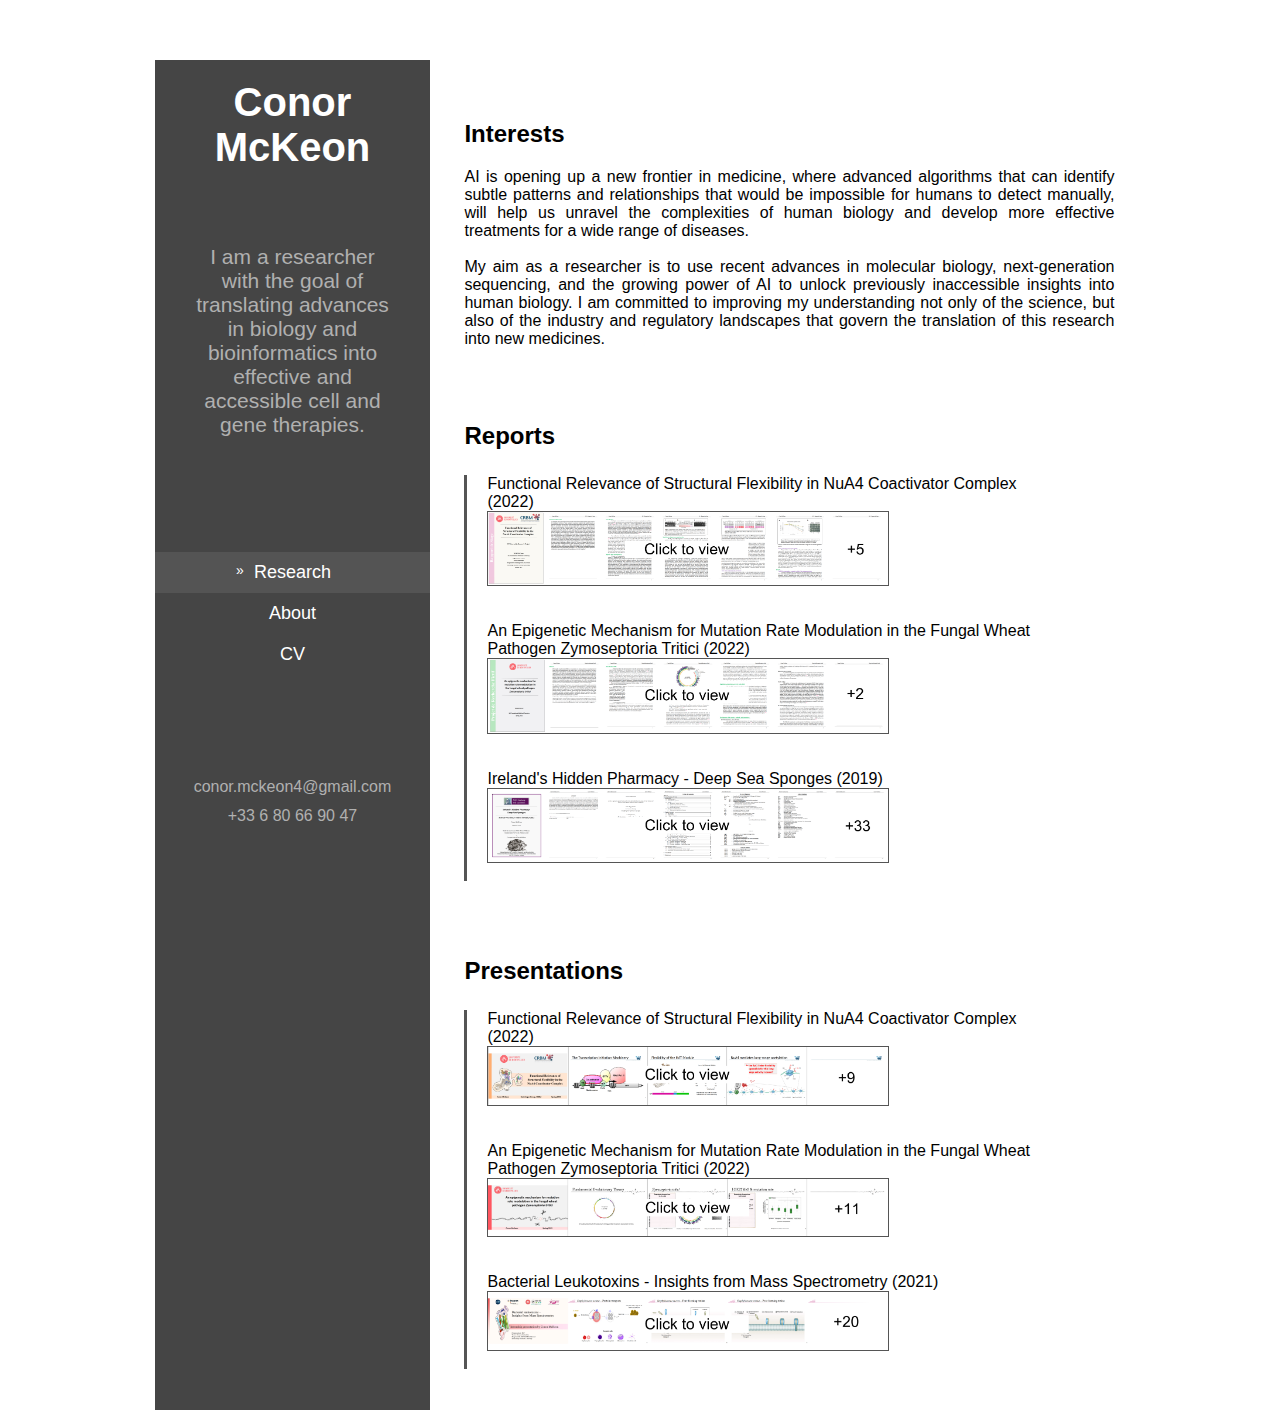
<file: index.html>
<!DOCTYPE html>

<html>
  
  <head>
    <title>CM Research</title>
    <link rel="stylesheet" type="text/css" href="style.css">
    <script data-goatcounter="https://analyticals.goatcounter.com/count"
        async src="//gc.zgo.at/count.js"></script>

        <link rel="apple-touch-icon" sizes="180x180" href="/apple-touch-icon.png">
<link rel="icon" type="image/png" sizes="32x32" href="/favicon-32x32.png">
<link rel="icon" type="image/png" sizes="16x16" href="/favicon-16x16.png">
<link rel="manifest" href="/site.webmanifest">

  </head>
  


  <body class="Research">
    



<div class="container">
      
      <div class="sidebar">
        <h1>Conor McKeon</h1>
        <p>I am a researcher with the goal of translating advances in biology and bioinformatics into effective and accessible cell and gene therapies.</p>
        <div class="navbar">
          <a class="active" href="index.html">Research</a>
          <a href="About.html">About</a>
          <a href="CV.html">CV</a>        
          <h3> <span class=hide> © </span>                  
          conor.mckeon4@gmail.com 
             <br>
            +33 6 80 66 90 47 
        </h3>
        </div>


      </div>
      
      <div class="content">
        
        <h2>Interests</h2>
        
        <div class="Pro-overview">
          <p> 
          AI is opening up a new frontier in medicine, where advanced algorithms that can identify subtle patterns and relationships that would be impossible for humans to detect manually, will help us unravel the complexities of human biology and develop more effective treatments for a wide range of diseases.<br><br>
          My aim as a researcher is to use recent advances in molecular biology, next-generation sequencing, and the growing power of AI to unlock previously inaccessible insights into human biology. I am committed to improving my understanding not only of the science, but also of the industry and regulatory landscapes that govern the translation of this research into new medicines.
          <br><br><br><br>

          <p>  
        </div>


       <h2>Reports</h2>
        
        <div class="Pro-Reports">
          <p> Functional Relevance of Structural Flexibility in NuA4 Coactivator Complex (2022) 
            <br>
            <img id="repnua4"  src="pro-thumbs/rep-thumb-nua4.png" alt="rep-nua4">
            <br>
            <br>
            An Epigenetic Mechanism for Mutation Rate Modulation in the Fungal Wheat Pathogen Zymoseptoria Tritici (2022)
            <br>
            <img id="repzymo" src="pro-thumbs/rep-thumb-zymo.png" alt="rep-zymo">
            <br><br>
            Ireland's Hidden Pharmacy - Deep Sea Sponges (2019)
            <br>
            <img id="repsponge" src="pro-thumbs/rep-thumb-sponge.png" alt="rep-sponge">
            <br>
            
            
          </p>
        </div>


        <h2> <br>
            <br> Presentations</h2>
        
        <div class="Pro-Presentations">
        
          <p> 
            Functional Relevance of Structural Flexibility in NuA4 Coactivator Complex (2022)
            <br>
            <img id="presnua4" src="pro-thumbs/pres-thumb-nua4.png" alt="pres-nua4">
            <br>
            <br>
            An Epigenetic Mechanism for Mutation Rate Modulation in the Fungal Wheat Pathogen Zymoseptoria Tritici (2022)
            <br>
            <img id="preszymo" src="pro-thumbs/pres-thumb-zymo.png" alt="pres-zymo">
            <br>
            <br>
            Bacterial Leukotoxins - Insights from Mass Spectrometry (2021)
            <img id="presleuko" src="pro-thumbs/pres-thumb-leuko.png" alt="pres-leuko">
            <br>
            
           
          </p>
        </div>

          
        </div>
        </div> 
</div>





   
     <script src="script.js"></script>

  </body>
</html>
</file>
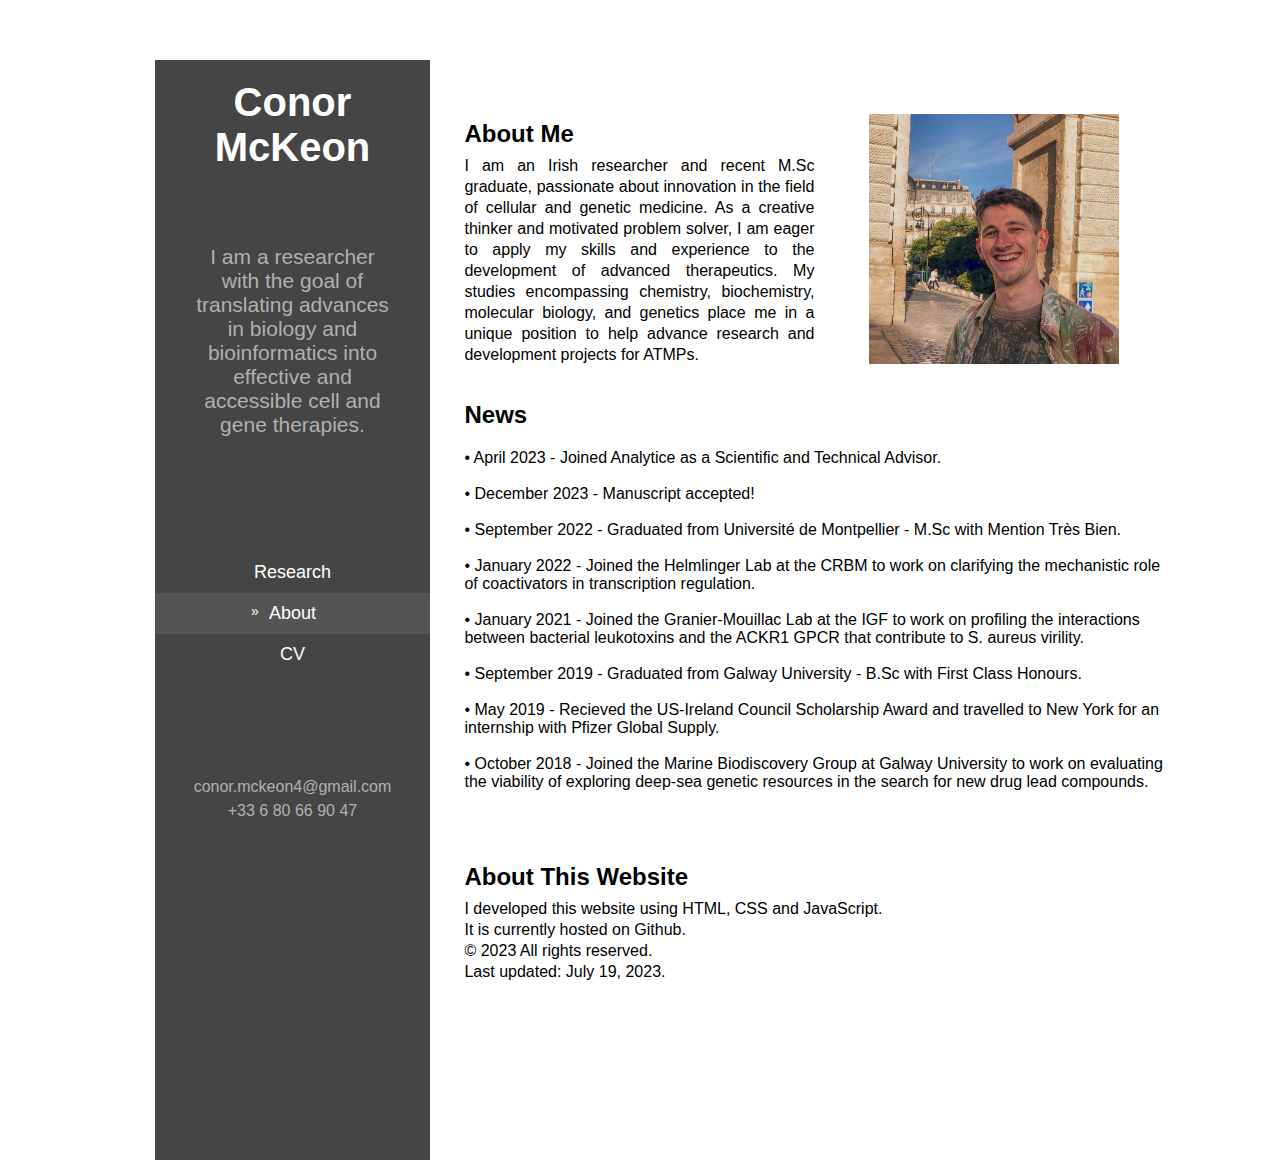
<file: About.html>
<!DOCTYPE html>

<html>
  
  <head>
    <title>CM About</title>
    <link rel="stylesheet" type="text/css" href="style.css">
    <script data-goatcounter="https://analyticals.goatcounter.com/count"
        async src="//gc.zgo.at/count.js"></script>

        <link rel="apple-touch-icon" sizes="180x180" href="/apple-touch-icon.png">
<link rel="icon" type="image/png" sizes="32x32" href="/favicon-32x32.png">
<link rel="icon" type="image/png" sizes="16x16" href="/favicon-16x16.png">
<link rel="manifest" href="/site.webmanifest">

  </head>
  


  <body class="homepage">
    



<div class="container">
      
      <div class="sidebar">
        <h1>Conor McKeon</h1>
        <p>I am a researcher with the goal of translating advances in biology and bioinformatics into effective and accessible cell and gene therapies.</p>
        <div class="navbar">
          <a href="index.html">Research</a>
          <a class="active" href="About.html">About</a>
          <a href="CV.html">CV</a>
          <h3> 
            conor.mckeon4@gmail.com 
             <br>
            +33 6 80 66 90 47 
            
          </h3>
        </div>
      </div>
      
      <div class="content">
        <div class="main-content">
          <h2 class="titleabout">About Me</h2>
          <p>I am an Irish researcher and recent M.Sc graduate, passionate about innovation in the field of cellular and genetic medicine. As a creative thinker and motivated problem solver, I am eager to apply my skills and experience to the development of advanced therapeutics. My studies encompassing chemistry, biochemistry, molecular biology, and genetics place me in a unique position to help advance research and development projects for ATMPs.</p>
        </div>
        
        <div class="photo">
          <img src="Photo.png" alt="My Photo">
        </div>




        <div class="news">
          <h2>News</h2>
          <p> 
            • April 2023 - Joined Analytice as a Scientific and Technical Advisor.
            <br>
            <br>
            • December 2023 - Manuscript accepted!
            <br>
            <br>
            • September 2022 - Graduated from Université de Montpellier - M.Sc with Mention Très Bien.
            <br>
            <br>
            • January 2022 - Joined the Helmlinger Lab at the CRBM to work on clarifying the mechanistic role of coactivators in transcription regulation.  
            <br>
            <br>
            • January 2021 - Joined the Granier-Mouillac Lab at the IGF to work on profiling the interactions between bacterial leukotoxins and the ACKR1 GPCR that contribute to S. aureus virility.
            <br>
            <br>
            • September 2019 - Graduated from Galway University - B.Sc with First Class Honours.
            <br>
            <br>
            • May 2019 - Recieved the US-Ireland Council Scholarship Award and travelled to New York for an internship with Pfizer Global Supply.
            <br>
            <br>
            • October 2018 - Joined the Marine Biodiscovery Group at Galway University to work on evaluating the viability of exploring deep-sea genetic resources in the search for new drug lead compounds.
          </p><br>
            <br>
        </div>

                <div class="thissite">
          <h2 class="titleabout">About This Website</h2>
          <p> 
              I developed this website using HTML, CSS and JavaScript.<br> 
              It is currently hosted on Github.<br>
              © 2023 All rights reserved. <br>
              Last updated: July 19, 2023.

          </p>
        </div>

        </div> 
</div>





   

   

    

  

  </body>
</html>
</file>
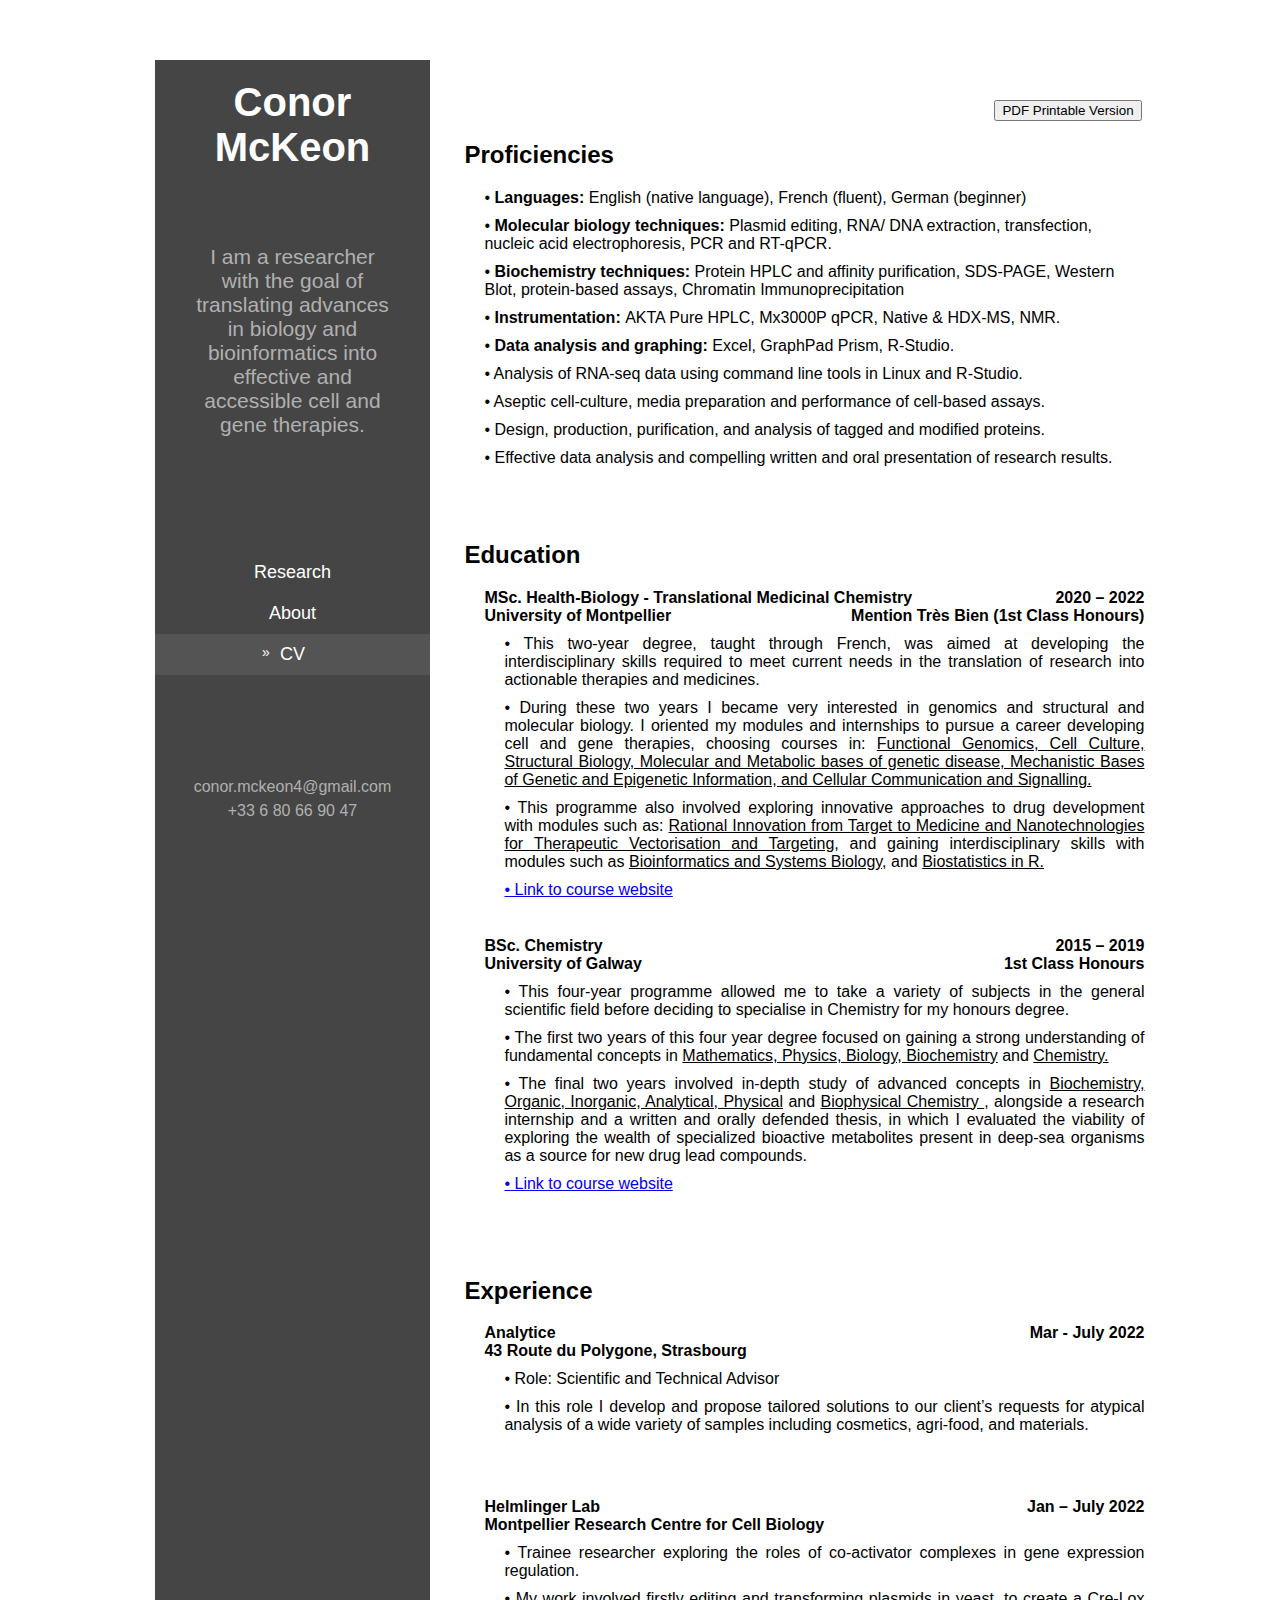
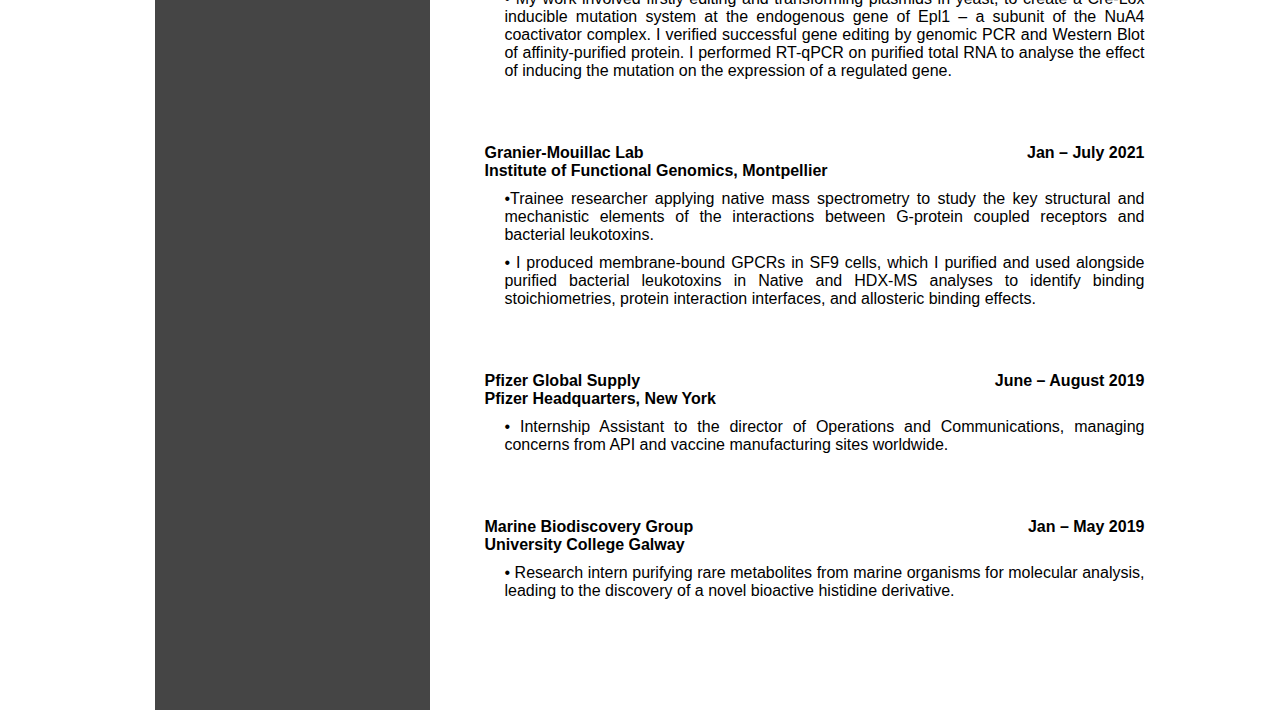
<file: CV.html>
<!DOCTYPE html>

<html>
  
  <head>
    <title>CM CV</title>
    <link rel="stylesheet" type="text/css" href="style.css">
        <script data-goatcounter="https://analyticals.goatcounter.com/count"
        async src="//gc.zgo.at/count.js"></script>
        <link rel="apple-touch-icon" sizes="180x180" href="/apple-touch-icon.png">
<link rel="icon" type="image/png" sizes="32x32" href="/favicon-32x32.png">
<link rel="icon" type="image/png" sizes="16x16" href="/favicon-16x16.png">
<link rel="manifest" href="/site.webmanifest">
  </head>
  


<body class="CV">


   
<div class="container">
      
      <div class="sidebar">
        <h1>Conor McKeon</h1>
        <p>I am a researcher with the goal of translating advances in biology and bioinformatics into effective and accessible cell and gene therapies.</p>
        <div class="navbar">
          <a href="index.html">Research</a>
          <a href="About.html">About</a>
          <a class="active" href="CV.html">CV</a>
          <h3> 
            conor.mckeon4@gmail.com 
             <br>
            +33 6 80 66 90 47 
          </h3>
        </div>
      </div>
      
      <div class="content">

        <button  class="PDFCV" onclick="window.open('Conor McKeon CV.pdf')" target="_blank" >PDF Printable Version</button>

        
        <h2>Proficiencies</h2>
        
        <div class="CV-proficiencies">
        <p>
             <p class="height">• <strong>Languages: </strong> English (native language),  French (fluent),  German (beginner) 
            <br>
            
            <p class="height">• <strong>Molecular biology techniques: </strong> Plasmid editing, RNA/ DNA extraction, transfection, nucleic acid electrophoresis, PCR and RT-qPCR.  
            <br>
            
            <p class="height">• <strong>Biochemistry techniques: </strong> Protein HPLC and affinity purification, SDS-PAGE, Western Blot, protein-based assays, Chromatin Immunoprecipitation  
            <br>

            <p class="height">• <strong>Instrumentation: </strong> AKTA Pure HPLC, Mx3000P qPCR, Native & HDX-MS, NMR.
            <br>

            <p class="height">• <strong>Data analysis and graphing: </strong> Excel, GraphPad Prism, R-Studio.
            <br>

            <p class="height">• Analysis of RNA-seq data using command line tools in Linux and R-Studio.
            <br>

            <p class="height">• Aseptic cell-culture, media preparation and performance of cell-based assays.
            <br>

            <p class="height">• Design, production, purification, and analysis of tagged and modified proteins.
            <br>

            <p class="height">• Effective data analysis and compelling written and oral presentation of research results.
            <br>
            <br> 
            <br> 
            <br> 
          </p>
        </div>
        

        <h2>Education</h2>

        <div class="CV-education">
          
          <p class="bold"> 
            <strong>MSc. Health-Biology - Translational Medicinal Chemistry                    <span class="dates">2020 – 2022</span><br>
            University of Montpellier                                  <span class="dates">Mention Très Bien (1st Class Honours)</span></strong><br>
            </p>
            <p class="bullet">
            • This two-year degree, taught through French, was aimed at developing the interdisciplinary skills required to meet current needs in the translation of research into actionable therapies and medicines. <br>
            </p>
            <p class="bullet">
            • During these two years I became very interested in genomics and structural and molecular biology. I oriented my modules and internships to pursue a career developing cell and gene therapies, choosing courses in: <u>Functional Genomics, Cell Culture, Structural Biology, Molecular and Metabolic bases of genetic disease, Mechanistic Bases of Genetic and Epigenetic Information, <u>and</u> Cellular Communication and Signalling.</u><br>
            </p>
            <p class="bullet">
            • This programme also involved exploring innovative approaches to drug development with modules such as: <u>Rational Innovation from Target to Medicine and Nanotechnologies for Therapeutic Vectorisation and Targeting,</u> and gaining interdisciplinary skills with modules such as <u>Bioinformatics and Systems Biology,</u> and <u>Biostatistics in R.</u><br>
            </p>
            <p class="bullet">
            <a href="https://masterbs.edu.umontpellier.fr/les-parcours/chimie-medicinale-translationnelle/">• Link to course website</a><br></p>
            <br>
            <p class="bold">
            <strong>BSc. Chemistry                <span class="dates">2015 – 2019</span><br>
            University of Galway         <span class="dates"> 1st Class Honours</span></strong><br>
            </p>
            <p class="bullet">
            • This four-year programme allowed me to take a variety of subjects in the general scientific field before deciding to specialise in Chemistry for my honours degree.
            </p>
            <p class="bullet">
            • The first two years of this four year degree focused on gaining a strong understanding of fundamental concepts in <u> Mathematics, Physics, Biology, Biochemistry</u> and <u>Chemistry.</u>
            </p>
            <p class="bullet">
            • The final two years involved in-depth study of advanced concepts in <u>Biochemistry, Organic, Inorganic, Analytical, Physical</u> and <u>Biophysical Chemistry </u>, alongside a research internship and a written and orally defended thesis, in which I evaluated the viability of exploring the wealth of specialized bioactive metabolites present in deep-sea organisms as a source for new drug lead compounds.
            
            </p>
            <p class="bullet">
            <a href="https://www.universityofgalway.ie/science-engineering/schoolofbiologicalandchemicalsciences/ugpathways/chemistry/undergraduate-courses/bscinchemistry/">• Link to course website</a><br>
            </p>
            <br>
            <br>
            <br>
          </p>
        </div>

        <h2>Experience</h2>
        
        <div class="CV-Experience">

          <p class="bold"> 
              <strong>Analytice           <span class="dates"> Mar - July 2022</span><br>
              43 Route du Polygone, Strasbourg </strong>
            </p>

            <p class="bullet">
              • Role: Scientific and Technical Advisor
            </p>

            <p class="bullet">
              • In this role I develop and propose tailored solutions to our client’s requests for atypical analysis of a wide variety of samples including cosmetics, agri-food, and materials.  
            <br><br><br><br>
            </p>

                  <p class="bold"> 
                    <strong>Helmlinger Lab           <span class="dates">Jan – July 2022</span><br>
                    Montpellier Research Centre for Cell Biology </strong>
                  </p>

                  <p class="bullet">
                    • Trainee researcher exploring the roles of co-activator complexes in gene expression regulation.
                  </p>

                  <p class="bullet">
                  • My work involved firstly editing and transforming plasmids in yeast, to create a Cre-Lox inducible mutation system at the endogenous gene of Epl1 – a subunit of the NuA4 coactivator complex. I verified successful gene editing by genomic PCR and Western Blot of affinity-purified protein. I performed RT-qPCR on purified total RNA to analyse the effect of inducing the mutation on the expression of a regulated gene.
                  <br><br><br><br>
                  </p>

                        <p class="bold">
                        <strong>Granier-Mouillac Lab                                           <span class="dates">Jan – July 2021</span><br>
                        Institute of Functional Genomics, Montpellier </strong>
                        </p>

                        <p class="bullet">
                        •Trainee researcher applying native mass spectrometry to study the key structural and mechanistic elements of the interactions between G-protein coupled receptors and bacterial leukotoxins. <br>
                        </p>

                        <p class="bullet">
                        • I produced membrane-bound GPCRs in SF9 cells, which I purified and used alongside purified bacterial leukotoxins in Native and HDX-MS analyses to identify binding stoichiometries, protein interaction interfaces, and allosteric binding effects.
                        <br><br><br><br>
                        </p>


                              <p class="bold">
                              <strong>Pfizer Global Supply                                   <span class="dates">June – August 2019</span><br>
                              Pfizer Headquarters, New York   </strong><br> 
                              </p>

                              <p class="bullet">                                                                                      
                              • Internship Assistant to the director of Operations and Communications, managing concerns from API and vaccine manufacturing sites worldwide.
                              <br><br><br><br>
                              </p>

                                    <p class="bold">
                                    <strong>Marine Biodiscovery Group                                  <span class="dates">Jan – May 2019</span> <br>
                                    University College Galway </strong>
                                    </p>

                                    <p class="bullet">
                                    • Research intern purifying rare metabolites from marine organisms for molecular analysis, leading to the discovery of a novel bioactive histidine derivative.
                                    </p>

          
        </div>
        </div> 
</div>





   
  

  </body>
</html>
</file>
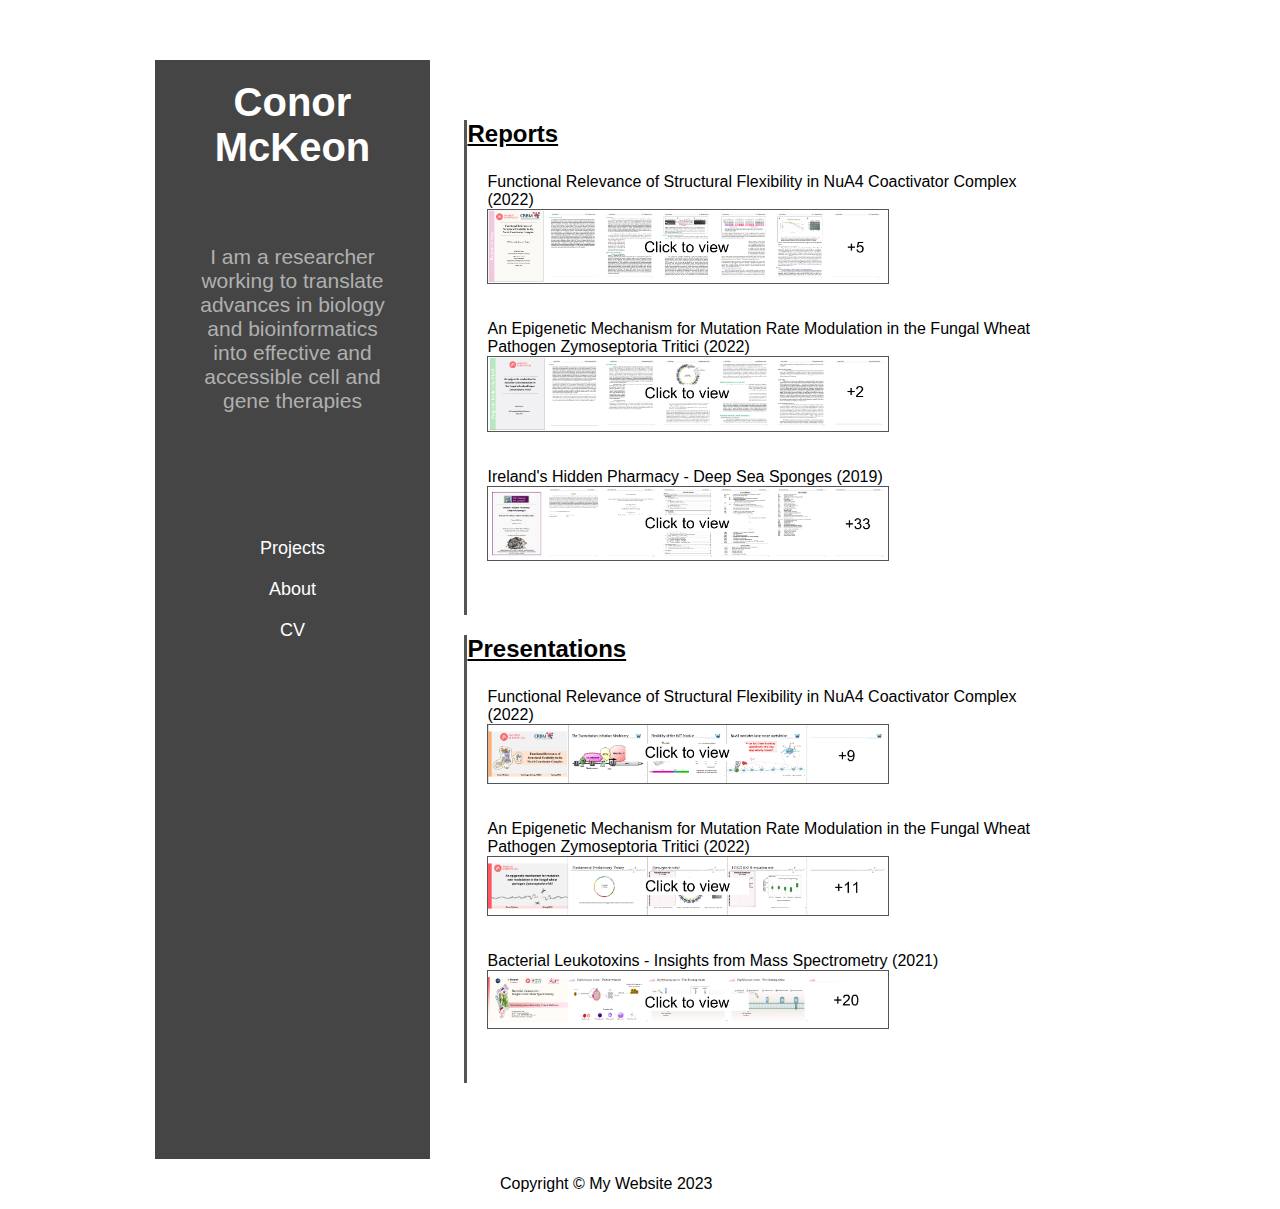
<file: Projects.html>
<!DOCTYPE html>

<html>
  
  <head>
    <title>CM Projects</title>
    <link rel="stylesheet" type="text/css" href="style.css">

  </head>
  


  <body>
    



<div class="container">
      
      <div class="sidebar">
        <h1>Conor McKeon</h1>
        <p>I am a researcher working to translate advances in biology and bioinformatics into effective and accessible cell and gene therapies</p>
        <div class="navbar">
          <a href="Projects.html">Projects</a>
          <a href="index.html">About</a>
          <a href="CV.html">CV</a>
        </div>
      </div>
      
      <div class="content">
        
        <div class="Pro-Reports">
          <h2><u>Reports</u></h2>
          <p> Functional Relevance of Structural Flexibility in NuA4 Coactivator Complex (2022) 
            <br>
            <img id="repnua4"  src="pro-thumbs/rep-thumb-nua4.png" alt="rep-nua4">
            <br>
            <br>
            An Epigenetic Mechanism for Mutation Rate Modulation in the Fungal Wheat Pathogen Zymoseptoria Tritici (2022)
            <br>
            <img id="repzymo" src="pro-thumbs/rep-thumb-zymo.png" alt="rep-zymo">
            <br><br>
            Ireland's Hidden Pharmacy - Deep Sea Sponges (2019)
            <br>
            <img id="repsponge" src="pro-thumbs/rep-thumb-sponge.png" alt="rep-sponge">
            <br>
            <br>
            <br>
          </p>
        </div>

        <div class="Pro-Presentations">
          <h2><u>Presentations</u></h2>
          <p> 
            Functional Relevance of Structural Flexibility in NuA4 Coactivator Complex (2022)
            <br>
            <img id="presnua4" src="pro-thumbs/pres-thumb-nua4.png" alt="pres-nua4">
            <br>
            <br>
            An Epigenetic Mechanism for Mutation Rate Modulation in the Fungal Wheat Pathogen Zymoseptoria Tritici (2022)
            <br>
            <img id="preszymo" src="pro-thumbs/pres-thumb-zymo.png" alt="pres-zymo">
            <br>
            <br>
            Bacterial Leukotoxins - Insights from Mass Spectrometry (2021)
            <img id="presleuko" src="pro-thumbs/pres-thumb-leuko.png" alt="pres-leuko">
            <br>
            <br>
            <br>
          </p>
        </div>

          
        </div>
        </div> 
</div>





   

    <footer>
      <p>Copyright © My Website 2023</p>
    </footer>
  
     <script src="script.js"></script>
     <script src="script2.js"></script>

  </body>
</html>
</file>
<file: style.css>
body {
  margin: 0;
  padding: 0;
  font-family: "Helvetica Neue", Helvetica, Arial, sans-serif;
}




.container {
  display: inline-block;
  padding-left: 30px;
  padding-top: 60px;
  vertical-align: top;
}

.content {
  width: 700px;
    margin-top: 40px;
  padding-left: 30px;
  display: inline-block;
  vertical-align: top;
}

.photo img {vertical-align: bottom;}

.PDFCV {margin-left: 530px;}

.homepage .sidebar { height: 1100px;}
.CV .sidebar { height: 2250px; }
.Research .sidebar { height: 1350px; }

          .sidebar {
            background-color: #454545;
            color: #fff;
            width: 275px;
            height: 100%;
            display: inline-block;
            flex-direction: column;
            justify-content: center;
            align-items: center;
            position: static;
            margin-left: 125px;
            margin-top: 00px;
          }

          .sidebar h1 {
            margin: 0;
            font-size: 40px;
            text-align: center;
            padding: 20px;
          }

          .sidebar p {
            margin: 0;
            color: #b0b0b0;
            font-size: 21px;
            text-align: center;
            margin-top: 20px;
            padding: 35px;
          }


              .navbar {
                margin-top: 80px; /* Adjust this value as needed */
                display: flex;
                flex-direction: column;
                position: relative;
              }

              .navbar a {
                font-size: 18px;
                color: #fff;
                text-decoration: none;
                padding: 10px;
                text-align: center;
                position: relative;
              }

              .navbar a:hover {
                background-color: #fff;
                color: #000;
              }

              .navbar a.active::before {
                content: "»";
                color: #fff;
                font-size: 14px;
                margin-right: 10px;
                position: absolute;            
                display: inline-block;
                vertical-align: middle;
                transform: translateX(-230%);
              }

                .hide {
                  font-size: 0px;
                }

              .sidebar h3 { 
                font-size: 16px;    
                color: #b0b0b0;  
                margin-top: 100px;  
                text-align: center;
                font-weight: normal;

                line-height: 24px;
              }



              .active {
                background-color: #545454;
                color: #000}
                       





.main-content {
  display: inline-block;
  margin-left: 0px;
  padding: 0px;
}


.main-content p {
  text-align: justify;
  margin-top: 0px;
  width: 350px;
  line-height: 21px;
}

.titleabout {margin-bottom: 7px}

.thissite p {
  text-align: justify;
  margin-top: 0px;
  width: 450px;
  line-height: 21px;
}

.photo img {
  width: 250px;
  display: inline-block;
}

.contactme p {line-height: 23px}

.photo {
  padding-left: 50px;
  display: inline-block;
}

.news {
  display: block;
  padding-left: 0px;
  width: 700px;
}



      .CV-education{
        width: 800px;
        text-align: justify;
        margin-left: 20px;
      }

      .CV-proficiencies{
        width: 800px;
        text-align: left;
        margin-left: 20px;
      }
          .height{
            margin: 10px;
            margin-left: 0px;
          }

      .CV-Experience{
        width: 800px;
          text-align: justify;
        margin-left: 20px;
      }

      .dates {
        float: right;
      }

      .bold {margin-top: 10px; margin-bottom: 10px}
      .bullet {margin-top: 10px; margin-bottom: 10px; margin-left: 20px}



.Pro-Reports img,
.Pro-Presentations img {
  width: 400px;
  height: auto;
  display: block;
  transition: filter 0.3s ease;
  border: 1px solid #555; 
}

.Pro-Reports img:hover,
.Pro-Presentations img:hover {
  filter: brightness(0.8); 
  cursor: pointer;
}


.Pro-overview p { 
  width: 650px;
  text-align: justify;}

.Pro-Reports p,
.Pro-Presentations p{
  width: 550px;
  margin-left: 20px;
  margin-top: 25px;
  }

.Pro-Reports ,
.Pro-Presentations {
    border-left: solid 3px;
  border-color: #555;
  }

footer {
  padding-left: 500px;
  padding-top: 00px;

}






/*//////////////////////////////////////////////////////////////////////*/

                              @media screen and (max-width: 1201px) {
                                .sidebar {
                                  width: 100%;
                                  height: 500px;
                                  position: relative;
                                }


                                .sidebar ul {
                                  flex-direction: row;
                                  justify-content: space-between;
                                }

                                .sidebar li {
                                  margin: 0;
                                }



                              .sidebar {
                                          background-color: #454545;
                                            width: 100%;
                                            height: 250px;
                                            position: relative;
                                          color: #fff;
                                            flex-direction: column;
                                          justify-content: center;
                                          align-items: center;
                                          position: static;
                                          margin-left: 0px;
                                          margin-top: 0px;
                                        }

                                        .sidebar h1 {
                                          margin: 0;
                                          font-size: 40px;
                                          text-align: left;
                                          padding: 20px;
                                          padding-left: 70px;
                                        }

                                        .sidebar p {
                                          margin-left: 70px;
                                          margin-right: auto;
                                          display: inline-block;
                                          width: 250px;
                                          color: #b0b0b0;
                                          font-size: 21px;
                                          text-align: left;
                                          margin-top:0px;
                                          padding: 0px;
                                        }

                                            .navbar {
                                              margin-top: 0px; /* Adjust this value as needed */
                                              display: inline-block;
                                              width: 200px;
                                              flex-direction: column;
                                              position: absolute;

                                            }

                                            .navbar a {
                                              font-size: 18px;
                                              color: #fff;
                                              margin: 60px;
                                              padding-right: 70px; 
                                              line-height: 40px;
                                              white-space: nowrap;
                                            }

                                            .navbar a.active {
                                              position: relative; 
                                            }

                                            .navbar a.active::before {
                                                  content: "»";
                                                  color: #fff;
                                                  font-size: 14px;
                                                  margin-right: 0px;
                                                  position: absolute;  
                                                  transform: translateX(-300%);
                                                }

                                            .navbar a:hover {
                                              background-color: #fff;
                                              color: #000;
                                            }

                                            .navbar h3 { 
                                              font-size: 0px;    
                                              color: #b0b0b0;  
                                              margin-top: 00px;  
                                              text-align: center;
                                            }

                                            .active {
                                              background-color: #545454;
                                              text-decoration: underline;
                                              color: #000


                                            }

                              .homepage .sidebar { height: 250px;}
                              .CV .sidebar { height: 250px; }
                              .Research .sidebar { height: 250px; }



                              }

                              .CV-education, 
                              .CV-proficiencies,
                              .CV-Experience{width: 660px;}


          }
</file>
